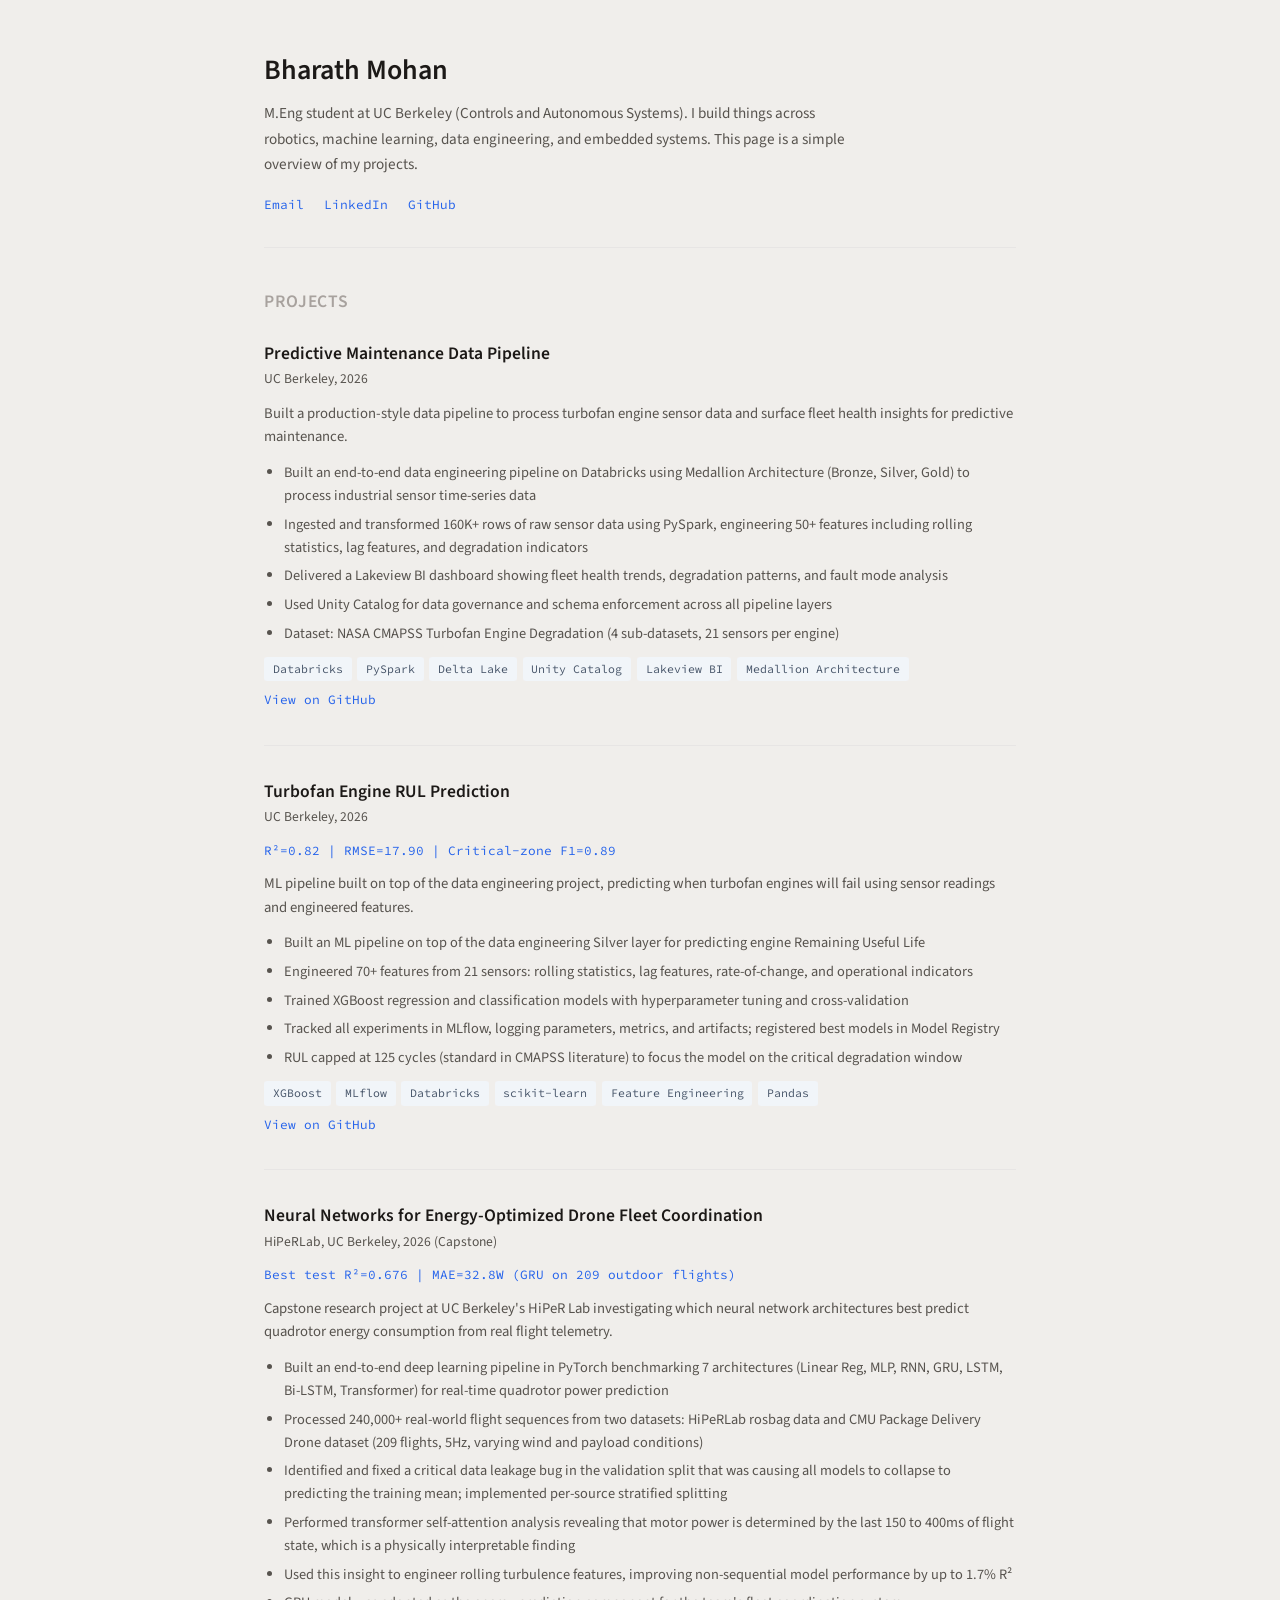
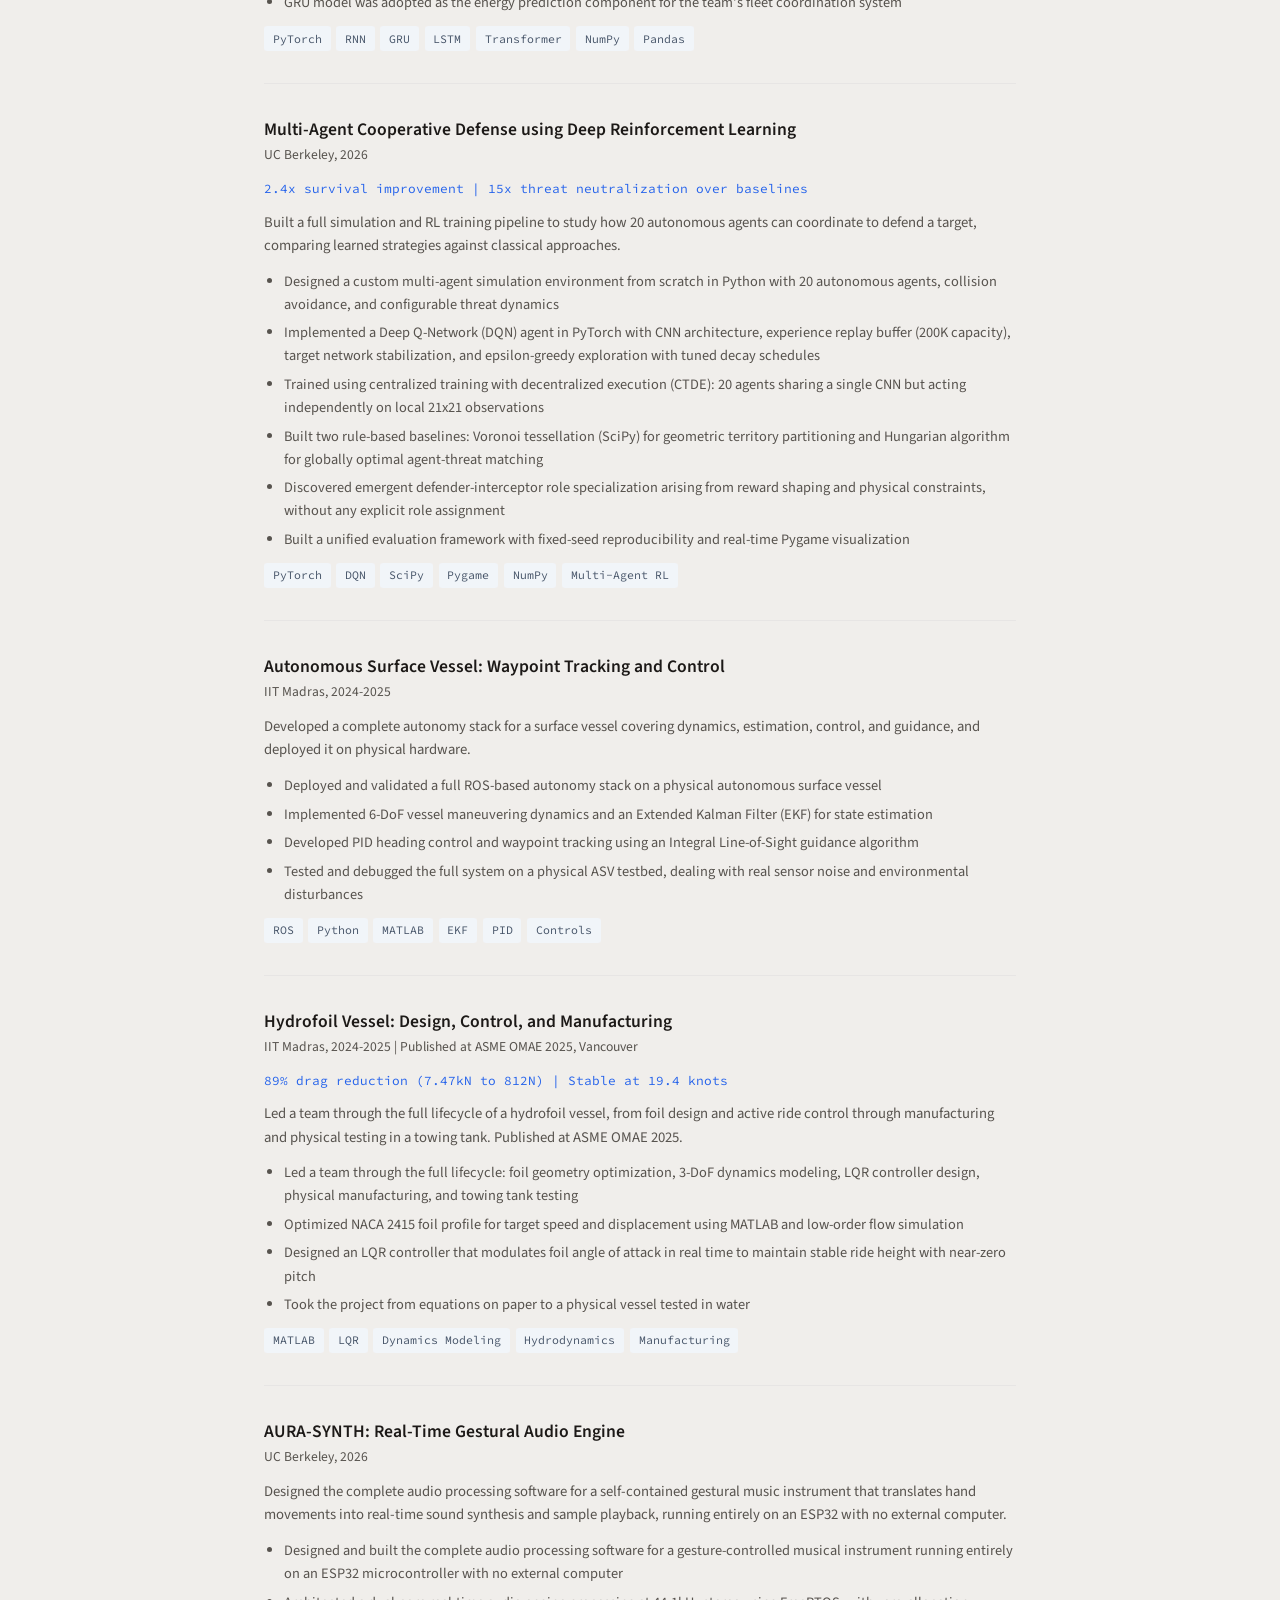
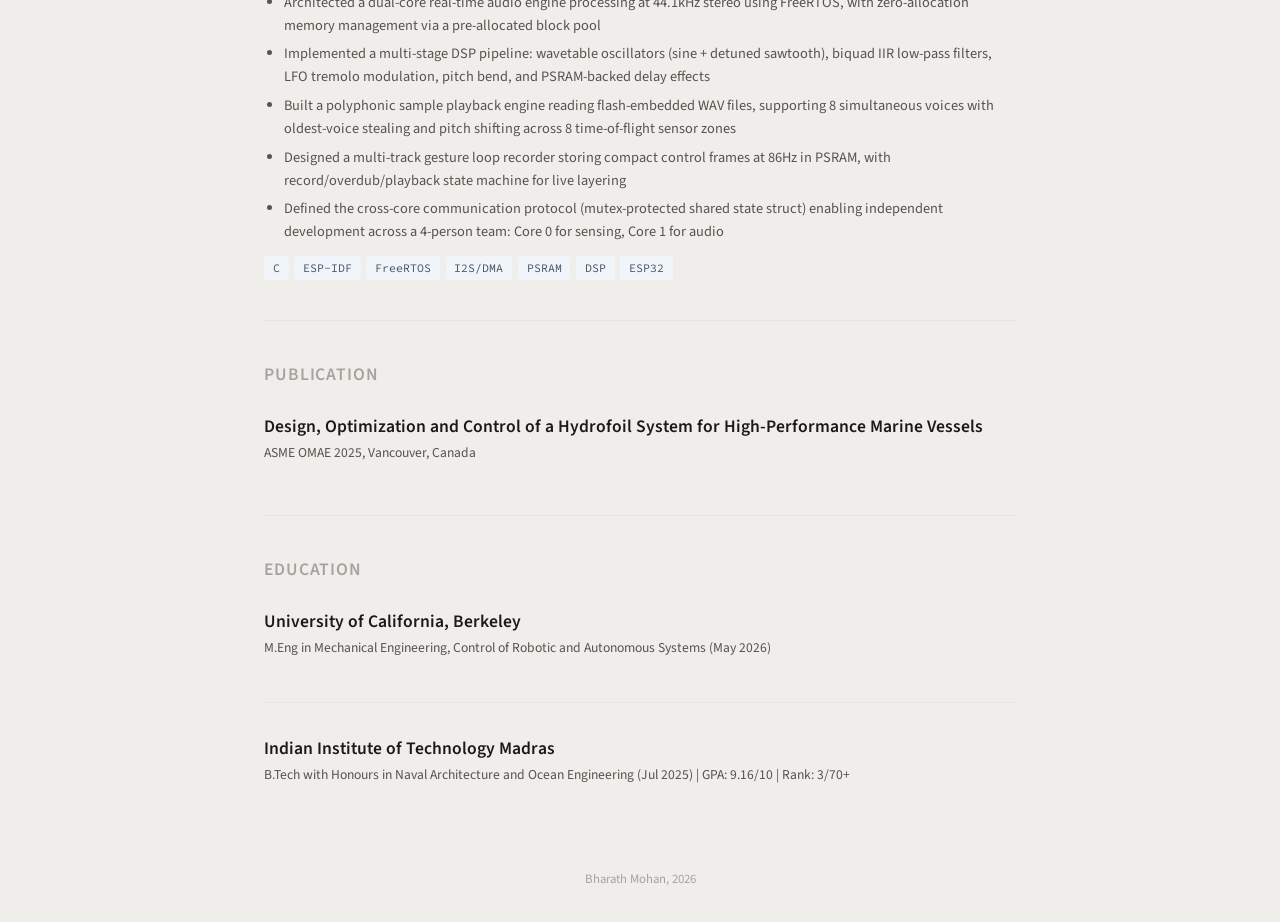
<file: index.html>
<!DOCTYPE html>
<html lang="en">
<head>
    <meta charset="UTF-8">
    <meta name="viewport" content="width=device-width, initial-scale=1.0">
    <title>Bharath Mohan</title>
    <link href="https://fonts.googleapis.com/css2?family=Source+Sans+3:wght@300;400;500;600&family=Source+Code+Pro:wght@400;500&display=swap" rel="stylesheet">
    <style>
        :root {
            --bg: #f0eeeb;
            --text: #1c1917;
            --text-light: #57534e;
            --text-muted: #a8a29e;
            --border: #e7e5e4;
            --accent: #2563eb;
            --tag-bg: #f1f5f9;
            --tag-text: #475569;
        }

        * { margin: 0; padding: 0; box-sizing: border-box; }

        body {
            font-family: 'Source Sans 3', -apple-system, sans-serif;
            background: var(--bg);
            color: var(--text);
            line-height: 1.6;
            -webkit-font-smoothing: antialiased;
        }

        .container {
            max-width: 800px;
            margin: 0 auto;
            padding: 0 1.5rem;
        }

        header {
            padding: 3rem 0 2rem;
            border-bottom: 1px solid var(--border);
        }

        header h1 {
            font-size: 1.75rem;
            font-weight: 600;
            margin-bottom: 0.5rem;
        }

        header p {
            font-size: 0.95rem;
            color: var(--text-light);
            max-width: 600px;
            line-height: 1.7;
        }

        .header-links {
            margin-top: 1rem;
            display: flex;
            gap: 1.25rem;
            flex-wrap: wrap;
        }

        .header-links a {
            font-family: 'Source Code Pro', monospace;
            font-size: 0.8rem;
            color: var(--accent);
            text-decoration: none;
        }

        .header-links a:hover { text-decoration: underline; }

        section {
            padding: 2.5rem 0;
            border-bottom: 1px solid var(--border);
        }

        section:last-of-type { border-bottom: none; }

        section h2 {
            font-size: 1.1rem;
            font-weight: 600;
            text-transform: uppercase;
            letter-spacing: 0.05em;
            color: var(--text-muted);
            margin-bottom: 1.5rem;
        }

        .project {
            margin-bottom: 2rem;
            padding-bottom: 2rem;
            border-bottom: 1px solid var(--border);
        }

        .project:last-child {
            margin-bottom: 0;
            padding-bottom: 0;
            border-bottom: none;
        }

        .project h3 {
            font-size: 1.1rem;
            font-weight: 600;
        }

        .project-context {
            font-size: 0.85rem;
            color: var(--text-light);
            margin-bottom: 0.75rem;
        }

        .project-result {
            font-family: 'Source Code Pro', monospace;
            font-size: 0.8rem;
            color: var(--accent);
            margin-bottom: 0.75rem;
        }

        .project ul {
            padding-left: 1.25rem;
            margin-bottom: 0.75rem;
        }

        .project li {
            font-size: 0.9rem;
            color: var(--text-light);
            margin-bottom: 0.35rem;
            line-height: 1.6;
        }

        .tags {
            display: flex;
            flex-wrap: wrap;
            gap: 0.35rem;
            margin-top: 0.5rem;
        }

        .tag {
            font-family: 'Source Code Pro', monospace;
            font-size: 0.72rem;
            padding: 0.2rem 0.55rem;
            background: var(--tag-bg);
            color: var(--tag-text);
            border-radius: 3px;
        }

        .github-link {
            display: inline-block;
            margin-top: 0.5rem;
            font-family: 'Source Code Pro', monospace;
            font-size: 0.8rem;
            color: var(--accent);
            text-decoration: none;
        }

        .github-link:hover { text-decoration: underline; }

        footer {
            padding: 2rem 0;
            text-align: center;
            font-size: 0.8rem;
            color: var(--text-muted);
        }

        @media (max-width: 600px) {
            header { padding: 2rem 0 1.5rem; }
        }
    </style>
</head>
<body>

<div class="container">

<header>
    <h1>Bharath Mohan</h1>
    <p>M.Eng student at UC Berkeley (Controls and Autonomous Systems). I build things across robotics, machine learning, data engineering, and embedded systems. This page is a simple overview of my projects.</p>
    <div class="header-links">
        <a href="mailto:bharathvinodmohan@gmail.com">Email</a>
        <a href="https://linkedin.com/in/vbharathmohan" target="_blank">LinkedIn</a>
        <a href="https://github.com/vbharathmohan/bharath-data-portfolio" target="_blank">GitHub</a>
    </div>
</header>

<section>
    <h2>Projects</h2>

    <div class="project">
        <h3>Predictive Maintenance Data Pipeline</h3>
        <div class="project-context">UC Berkeley, 2026</div>
        <p style="font-size: 0.92rem; color: var(--text-light); margin-bottom: 0.75rem;">Built a production-style data pipeline to process turbofan engine sensor data and surface fleet health insights for predictive maintenance.</p>
        <ul>
            <li>Built an end-to-end data engineering pipeline on Databricks using Medallion Architecture (Bronze, Silver, Gold) to process industrial sensor time-series data</li>
            <li>Ingested and transformed 160K+ rows of raw sensor data using PySpark, engineering 50+ features including rolling statistics, lag features, and degradation indicators</li>
            <li>Delivered a Lakeview BI dashboard showing fleet health trends, degradation patterns, and fault mode analysis</li>
            <li>Used Unity Catalog for data governance and schema enforcement across all pipeline layers</li>
            <li>Dataset: NASA CMAPSS Turbofan Engine Degradation (4 sub-datasets, 21 sensors per engine)</li>
        </ul>
        <div class="tags">
            <span class="tag">Databricks</span>
            <span class="tag">PySpark</span>
            <span class="tag">Delta Lake</span>
            <span class="tag">Unity Catalog</span>
            <span class="tag">Lakeview BI</span>
            <span class="tag">Medallion Architecture</span>
        </div>
        <a href="https://github.com/vbharathmohan/bharath-data-portfolio/tree/main/cmapss-pipeline" class="github-link" target="_blank">View on GitHub</a>
    </div>

    <div class="project">
        <h3>Turbofan Engine RUL Prediction</h3>
        <div class="project-context">UC Berkeley, 2026</div>
        <div class="project-result">R²=0.82 | RMSE=17.90 | Critical-zone F1=0.89</div>
        <p style="font-size: 0.92rem; color: var(--text-light); margin-bottom: 0.75rem;">ML pipeline built on top of the data engineering project, predicting when turbofan engines will fail using sensor readings and engineered features.</p>
        <ul>
            <li>Built an ML pipeline on top of the data engineering Silver layer for predicting engine Remaining Useful Life</li>
            <li>Engineered 70+ features from 21 sensors: rolling statistics, lag features, rate-of-change, and operational indicators</li>
            <li>Trained XGBoost regression and classification models with hyperparameter tuning and cross-validation</li>
            <li>Tracked all experiments in MLflow, logging parameters, metrics, and artifacts; registered best models in Model Registry</li>
            <li>RUL capped at 125 cycles (standard in CMAPSS literature) to focus the model on the critical degradation window</li>
        </ul>
        <div class="tags">
            <span class="tag">XGBoost</span>
            <span class="tag">MLflow</span>
            <span class="tag">Databricks</span>
            <span class="tag">scikit-learn</span>
            <span class="tag">Feature Engineering</span>
            <span class="tag">Pandas</span>
        </div>
        <a href="https://github.com/vbharathmohan/bharath-data-portfolio/tree/main/cmapss-ml" class="github-link" target="_blank">View on GitHub</a>
    </div>

    <div class="project">
        <h3>Neural Networks for Energy-Optimized Drone Fleet Coordination</h3>
        <div class="project-context">HiPeRLab, UC Berkeley, 2026 (Capstone)</div>
        <div class="project-result">Best test R²=0.676 | MAE=32.8W (GRU on 209 outdoor flights)</div>
        <p style="font-size: 0.92rem; color: var(--text-light); margin-bottom: 0.75rem;">Capstone research project at UC Berkeley's HiPeR Lab investigating which neural network architectures best predict quadrotor energy consumption from real flight telemetry.</p>
        <ul>
            <li>Built an end-to-end deep learning pipeline in PyTorch benchmarking 7 architectures (Linear Reg, MLP, RNN, GRU, LSTM, Bi-LSTM, Transformer) for real-time quadrotor power prediction</li>
            <li>Processed 240,000+ real-world flight sequences from two datasets: HiPeRLab rosbag data and CMU Package Delivery Drone dataset (209 flights, 5Hz, varying wind and payload conditions)</li>
            <li>Identified and fixed a critical data leakage bug in the validation split that was causing all models to collapse to predicting the training mean; implemented per-source stratified splitting</li>
            <li>Performed transformer self-attention analysis revealing that motor power is determined by the last 150 to 400ms of flight state, which is a physically interpretable finding</li>
            <li>Used this insight to engineer rolling turbulence features, improving non-sequential model performance by up to 1.7% R²</li>
            <li>GRU model was adopted as the energy prediction component for the team's fleet coordination system</li>
        </ul>
        <div class="tags">
            <span class="tag">PyTorch</span>
            <span class="tag">RNN</span>
            <span class="tag">GRU</span>
            <span class="tag">LSTM</span>
            <span class="tag">Transformer</span>
            <span class="tag">NumPy</span>
            <span class="tag">Pandas</span>
        </div>
    </div>

    <div class="project">
        <h3>Multi-Agent Cooperative Defense using Deep Reinforcement Learning</h3>
        <div class="project-context">UC Berkeley, 2026</div>
        <div class="project-result">2.4x survival improvement | 15x threat neutralization over baselines</div>
        <p style="font-size: 0.92rem; color: var(--text-light); margin-bottom: 0.75rem;">Built a full simulation and RL training pipeline to study how 20 autonomous agents can coordinate to defend a target, comparing learned strategies against classical approaches.</p>
        <ul>
            <li>Designed a custom multi-agent simulation environment from scratch in Python with 20 autonomous agents, collision avoidance, and configurable threat dynamics</li>
            <li>Implemented a Deep Q-Network (DQN) agent in PyTorch with CNN architecture, experience replay buffer (200K capacity), target network stabilization, and epsilon-greedy exploration with tuned decay schedules</li>
            <li>Trained using centralized training with decentralized execution (CTDE): 20 agents sharing a single CNN but acting independently on local 21x21 observations</li>
            <li>Built two rule-based baselines: Voronoi tessellation (SciPy) for geometric territory partitioning and Hungarian algorithm for globally optimal agent-threat matching</li>
            <li>Discovered emergent defender-interceptor role specialization arising from reward shaping and physical constraints, without any explicit role assignment</li>
            <li>Built a unified evaluation framework with fixed-seed reproducibility and real-time Pygame visualization</li>
        </ul>
        <div class="tags">
            <span class="tag">PyTorch</span>
            <span class="tag">DQN</span>
            <span class="tag">SciPy</span>
            <span class="tag">Pygame</span>
            <span class="tag">NumPy</span>
            <span class="tag">Multi-Agent RL</span>
        </div>
        
    </div>

    <div class="project">
        <h3>Autonomous Surface Vessel: Waypoint Tracking and Control</h3>
        <div class="project-context">IIT Madras, 2024-2025</div>
        <p style="font-size: 0.92rem; color: var(--text-light); margin-bottom: 0.75rem;">Developed a complete autonomy stack for a surface vessel covering dynamics, estimation, control, and guidance, and deployed it on physical hardware.</p>
        <ul>
            <li>Deployed and validated a full ROS-based autonomy stack on a physical autonomous surface vessel</li>
            <li>Implemented 6-DoF vessel maneuvering dynamics and an Extended Kalman Filter (EKF) for state estimation</li>
            <li>Developed PID heading control and waypoint tracking using an Integral Line-of-Sight guidance algorithm</li>
            <li>Tested and debugged the full system on a physical ASV testbed, dealing with real sensor noise and environmental disturbances</li>
        </ul>
        <div class="tags">
            <span class="tag">ROS</span>
            <span class="tag">Python</span>
            <span class="tag">MATLAB</span>
            <span class="tag">EKF</span>
            <span class="tag">PID</span>
            <span class="tag">Controls</span>
        </div>
    </div>

    <div class="project">
        <h3>Hydrofoil Vessel: Design, Control, and Manufacturing</h3>
        <div class="project-context">IIT Madras, 2024-2025 | Published at ASME OMAE 2025, Vancouver</div>
        <div class="project-result">89% drag reduction (7.47kN to 812N) | Stable at 19.4 knots</div>
        <p style="font-size: 0.92rem; color: var(--text-light); margin-bottom: 0.75rem;">Led a team through the full lifecycle of a hydrofoil vessel, from foil design and active ride control through manufacturing and physical testing in a towing tank. Published at ASME OMAE 2025.</p>
        <ul>
            <li>Led a team through the full lifecycle: foil geometry optimization, 3-DoF dynamics modeling, LQR controller design, physical manufacturing, and towing tank testing</li>
            <li>Optimized NACA 2415 foil profile for target speed and displacement using MATLAB and low-order flow simulation</li>
            <li>Designed an LQR controller that modulates foil angle of attack in real time to maintain stable ride height with near-zero pitch</li>
            <li>Took the project from equations on paper to a physical vessel tested in water</li>
        </ul>
        <div class="tags">
            <span class="tag">MATLAB</span>
            <span class="tag">LQR</span>
            <span class="tag">Dynamics Modeling</span>
            <span class="tag">Hydrodynamics</span>
            <span class="tag">Manufacturing</span>
        </div>
    </div>

    <div class="project">
        <h3>AURA-SYNTH: Real-Time Gestural Audio Engine</h3>
        <div class="project-context">UC Berkeley, 2026</div>
        <p style="font-size: 0.92rem; color: var(--text-light); margin-bottom: 0.75rem;">Designed the complete audio processing software for a self-contained gestural music instrument that translates hand movements into real-time sound synthesis and sample playback, running entirely on an ESP32 with no external computer.</p>
        <ul>
            <li>Designed and built the complete audio processing software for a gesture-controlled musical instrument running entirely on an ESP32 microcontroller with no external computer</li>
            <li>Architected a dual-core real-time audio engine processing at 44.1kHz stereo using FreeRTOS, with zero-allocation memory management via a pre-allocated block pool</li>
            <li>Implemented a multi-stage DSP pipeline: wavetable oscillators (sine + detuned sawtooth), biquad IIR low-pass filters, LFO tremolo modulation, pitch bend, and PSRAM-backed delay effects</li>
            <li>Built a polyphonic sample playback engine reading flash-embedded WAV files, supporting 8 simultaneous voices with oldest-voice stealing and pitch shifting across 8 time-of-flight sensor zones</li>
            <li>Designed a multi-track gesture loop recorder storing compact control frames at 86Hz in PSRAM, with record/overdub/playback state machine for live layering</li>
            <li>Defined the cross-core communication protocol (mutex-protected shared state struct) enabling independent development across a 4-person team: Core 0 for sensing, Core 1 for audio</li>
        </ul>
        <div class="tags">
            <span class="tag">C</span>
            <span class="tag">ESP-IDF</span>
            <span class="tag">FreeRTOS</span>
            <span class="tag">I2S/DMA</span>
            <span class="tag">PSRAM</span>
            <span class="tag">DSP</span>
            <span class="tag">ESP32</span>
        </div>
    </div>

</section>

<section>
    <h2>Publication</h2>
    <div class="project" style="border-bottom:none; padding-bottom:0; margin-bottom:0;">
        <h3>Design, Optimization and Control of a Hydrofoil System for High-Performance Marine Vessels</h3>
        <div class="project-context">ASME OMAE 2025, Vancouver, Canada</div>
    </div>
</section>

<section>
    <h2>Education</h2>
    <div class="project">
        <h3>University of California, Berkeley</h3>
        <div class="project-context">M.Eng in Mechanical Engineering, Control of Robotic and Autonomous Systems (May 2026)</div>
    </div>
    <div class="project" style="border-bottom:none; padding-bottom:0; margin-bottom:0;">
        <h3>Indian Institute of Technology Madras</h3>
        <div class="project-context">B.Tech with Honours in Naval Architecture and Ocean Engineering (Jul 2025) | GPA: 9.16/10 | Rank: 3/70+</div>
    </div>
</section>

</div>

<footer>
    Bharath Mohan, 2026
</footer>

</body>
</html>
</file>
